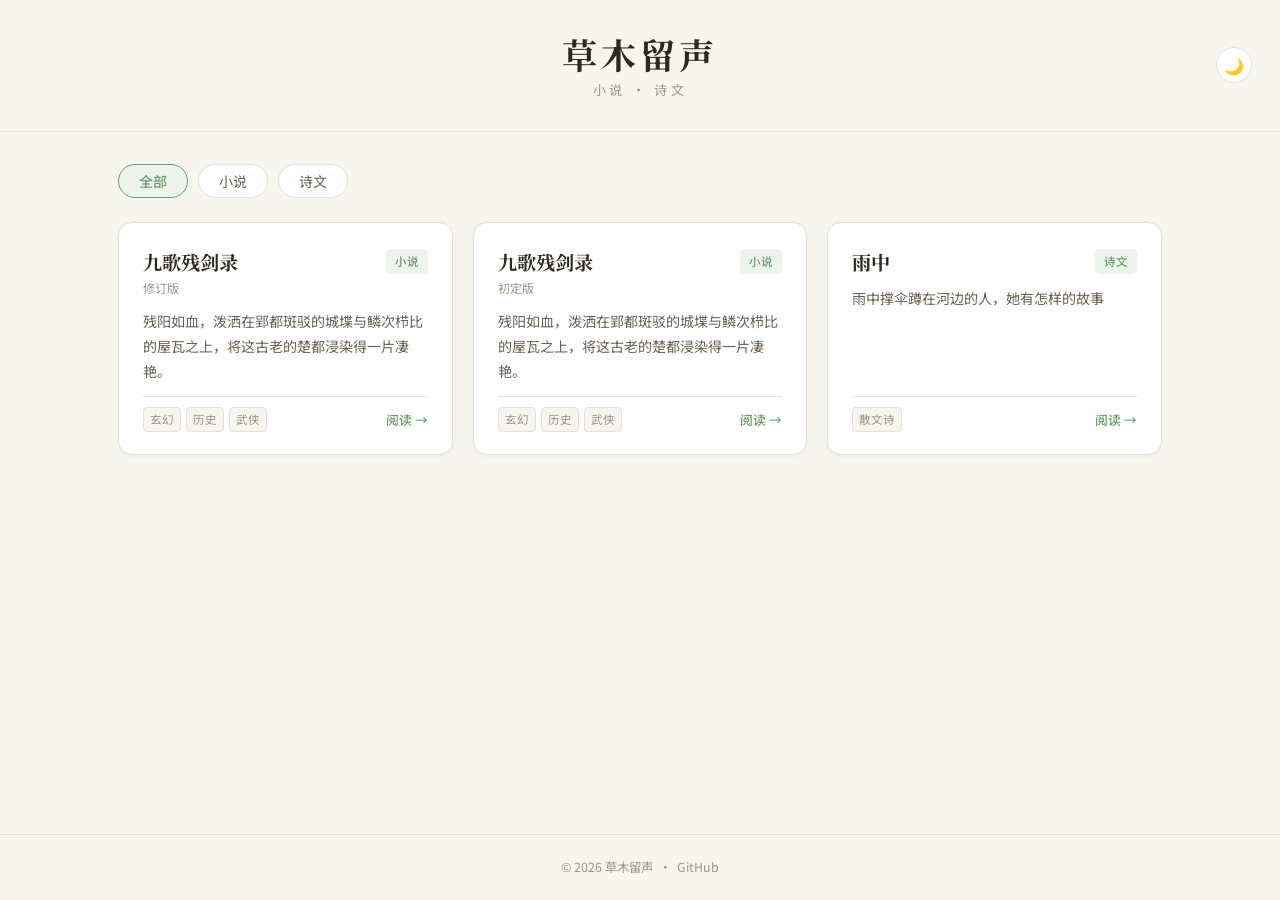
<file: index.html>
<!DOCTYPE html>
<html lang="zh-CN">
<head>
  <meta charset="UTF-8" />
  <meta name="viewport" content="width=device-width, initial-scale=1.0" />
  <title>草木留声</title>
  <meta name="description" content="小说 · 诗文 — 草木留声" />
  <link rel="stylesheet" href="css/style.css" />
  <link rel="preconnect" href="https://fonts.googleapis.com" />
  <link rel="preconnect" href="https://fonts.gstatic.com" crossorigin />
  <link href="https://fonts.googleapis.com/css2?family=Noto+Serif+SC:wght@400;500;700&family=Noto+Sans+SC:wght@300;400;500&display=swap" rel="stylesheet" />
</head>
<body>

  <header class="site-header">
    <div class="container">
      <h1 class="site-title">草木留声</h1>
      <p class="site-subtitle">小说 · 诗文</p>
    </div>
    <button class="theme-toggle" id="themeToggle" aria-label="切换主题">
      <span class="theme-icon theme-icon-moon">🌙</span>
      <span class="theme-icon theme-icon-sun">☀️</span>
    </button>
  </header>

  <main class="site-main">
    <div class="container">

      <!-- 继续阅读 -->
      <div id="continueReading" class="continue-reading" style="display:none">
        <span class="continue-icon">📖</span>
        <div class="continue-text">
          <div class="continue-title" id="continueTitle"></div>
          <div class="continue-hint">继续上次阅读</div>
        </div>
        <span class="continue-arrow">→</span>
      </div>

      <!-- 分类筛选 -->
      <nav class="category-nav" aria-label="分类">
        <button class="cat-btn active" data-cat="all">全部</button>
        <button class="cat-btn" data-cat="novel">小说</button>
        <button class="cat-btn" data-cat="poems">诗文</button>
      </nav>

      <!-- 作品列表 -->
      <div class="works-grid" id="worksGrid" role="list">
        <div class="skeleton-card"></div>
        <div class="skeleton-card"></div>
      </div>

    </div>
  </main>

  <footer class="site-footer">
    <div class="container">
      <p>© 2026 草木留声 &nbsp;·&nbsp; <a href="https://github.com" id="repoLink" target="_blank" rel="noopener" style="color:inherit;text-decoration:none;">GitHub</a></p>
    </div>
  </footer>

  <script src="js/app.js"></script>
</body>
</html>
</file>
<file: css/style.css>
/* =========================================
   草木留声 — 全局样式
   ========================================= */

/* === CSS Variables (Light Mode) === */
:root {
  --bg:            #F7F5F0;
  --bg-card:       #FFFFFF;
  --bg-card-hover: #FDFCF9;
  --text-primary:  #2D2921;
  --text-secondary:#6B6152;
  --text-muted:    #9E9587;
  --accent:        #6A9E6A;
  --accent-hover:  #578957;
  --accent-light:  #EDF4ED;
  --border:        #E6E0D6;
  --shadow-sm:     0 1px 4px rgba(0,0,0,0.05);
  --shadow:        0 4px 14px rgba(0,0,0,0.07);
  --shadow-lg:     0 8px 28px rgba(0,0,0,0.10);
  --radius:        14px;
  --radius-sm:     8px;
  --font-serif:    "Noto Serif SC", "Source Han Serif CN", "STSong", Georgia, serif;
  --font-sans:     "Noto Sans SC", "PingFang SC", "Microsoft YaHei", system-ui, sans-serif;
  --max-width:     1100px;
  --reader-width:  680px;
  --reader-font:   17px;
  --ease:          0.22s cubic-bezier(0.4,0,0.2,1);
  color-scheme: light;
}

/* === Dark Mode === */
[data-theme="dark"] {
  --bg:            #1B1915;
  --bg-card:       #252320;
  --bg-card-hover: #2C2A26;
  --text-primary:  #EAE5DC;
  --text-secondary:#9B9284;
  --text-muted:    #6A6155;
  --accent:        #8DC88D;
  --accent-hover:  #9DD69D;
  --accent-light:  #1D271D;
  --border:        #363026;
  --shadow-sm:     0 1px 4px rgba(0,0,0,0.2);
  --shadow:        0 4px 14px rgba(0,0,0,0.3);
  --shadow-lg:     0 8px 28px rgba(0,0,0,0.38);
  color-scheme: dark;
}

/* === Reset === */
*,*::before,*::after { box-sizing: border-box; margin: 0; padding: 0; }
html { scroll-behavior: smooth; -webkit-text-size-adjust: 100%; }
body {
  font-family: var(--font-sans);
  background: var(--bg);
  color: var(--text-primary);
  line-height: 1.65;
  min-height: 100vh;
  display: flex;
  flex-direction: column;
  transition: background var(--ease), color var(--ease);
  -webkit-font-smoothing: antialiased;
}
img { max-width: 100%; display: block; }
button { font-family: inherit; }
a { color: inherit; }

/* === Container === */
.container {
  max-width: var(--max-width);
  margin: 0 auto;
  padding: 0 28px;
}

/* =========================================
   首页 — 页眉
   ========================================= */
.site-header {
  position: relative;
  border-bottom: 1px solid var(--border);
  padding: 36px 0 30px;
  text-align: center;
  background: var(--bg);
  transition: background var(--ease);
}
.site-title {
  font-family: var(--font-serif);
  font-size: clamp(1.6rem, 4vw, 2.2rem);
  font-weight: 700;
  letter-spacing: 0.12em;
  color: var(--text-primary);
  line-height: 1;
}
.site-subtitle {
  font-size: 0.82rem;
  color: var(--text-muted);
  margin-top: 8px;
  letter-spacing: 0.25em;
}

/* 主题切换按钮 */
.theme-toggle {
  position: absolute;
  top: 50%;
  right: 28px;
  transform: translateY(-50%);
  width: 36px;
  height: 36px;
  border-radius: 50%;
  border: 1px solid var(--border);
  background: var(--bg-card);
  cursor: pointer;
  display: flex;
  align-items: center;
  justify-content: center;
  font-size: 1rem;
  transition: all var(--ease);
  line-height: 1;
}
.theme-toggle:hover {
  border-color: var(--accent);
  background: var(--accent-light);
}
.theme-icon { display: none; }
.theme-icon-moon { display: block; }
[data-theme="dark"] .theme-icon-moon { display: none; }
[data-theme="dark"] .theme-icon-sun  { display: block; }

/* =========================================
   首页 — 继续阅读横幅
   ========================================= */
.continue-reading {
  display: flex;
  align-items: center;
  gap: 14px;
  background: var(--accent-light);
  border: 1px solid var(--accent);
  border-radius: var(--radius-sm);
  padding: 14px 20px;
  margin-top: 32px;
  margin-bottom: -8px;
  cursor: pointer;
  text-decoration: none;
  color: inherit;
  transition: opacity var(--ease), box-shadow var(--ease);
  box-shadow: var(--shadow-sm);
}
.continue-reading:hover { opacity: 0.88; box-shadow: var(--shadow); }
.continue-icon { font-size: 1.3rem; flex-shrink: 0; }
.continue-text { flex: 1; min-width: 0; }
.continue-title {
  font-size: 0.9rem;
  font-weight: 500;
  color: var(--text-primary);
  white-space: nowrap;
  overflow: hidden;
  text-overflow: ellipsis;
}
.continue-hint { font-size: 0.78rem; color: var(--text-secondary); margin-top: 2px; }
.continue-arrow { color: var(--accent); font-size: 1.1rem; flex-shrink: 0; }

/* =========================================
   首页 — 分类导航
   ========================================= */
.category-nav {
  display: flex;
  gap: 10px;
  margin: 32px 0 24px;
  flex-wrap: wrap;
}
.cat-btn {
  padding: 6px 20px;
  border-radius: 20px;
  border: 1px solid var(--border);
  background: var(--bg-card);
  color: var(--text-secondary);
  font-size: 0.875rem;
  cursor: pointer;
  transition: all var(--ease);
  font-family: var(--font-sans);
}
.cat-btn:hover { border-color: var(--accent); color: var(--accent); background: var(--accent-light); }
.cat-btn.active {
  background: var(--accent-light);
  border-color: var(--accent);
  color: var(--accent);
  font-weight: 500;
}

/* =========================================
   首页 — 作品卡片网格
   ========================================= */
.works-grid {
  display: grid;
  grid-template-columns: repeat(auto-fill, minmax(300px, 1fr));
  gap: 20px;
  padding-bottom: 72px;
}

/* 骨架屏 */
.skeleton-card {
  height: 220px;
  border-radius: var(--radius);
  background: linear-gradient(90deg, var(--bg-card) 25%, var(--border) 50%, var(--bg-card) 75%);
  background-size: 200% 100%;
  animation: skeleton-shimmer 1.4s infinite;
}
@keyframes skeleton-shimmer {
  0%   { background-position: 200% 0; }
  100% { background-position: -200% 0; }
}

/* 作品卡片 */
.work-card {
  background: var(--bg-card);
  border: 1px solid var(--border);
  border-radius: var(--radius);
  padding: 26px 24px 22px;
  cursor: pointer;
  transition: transform var(--ease), box-shadow var(--ease), border-color var(--ease);
  box-shadow: var(--shadow-sm);
  display: flex;
  flex-direction: column;
  gap: 11px;
  text-decoration: none;
  color: inherit;
}
.work-card:hover {
  transform: translateY(-3px);
  box-shadow: var(--shadow-lg);
  border-color: var(--accent);
}
.work-card-top {
  display: flex;
  align-items: flex-start;
  justify-content: space-between;
  gap: 10px;
}
.work-title {
  font-family: var(--font-serif);
  font-size: 1.2rem;
  font-weight: 700;
  line-height: 1.35;
  color: var(--text-primary);
}
.work-subtitle {
  font-size: 0.76rem;
  color: var(--text-muted);
  margin-top: 3px;
  font-family: var(--font-sans);
}
.work-badge {
  font-size: 0.72rem;
  padding: 3px 9px;
  border-radius: 5px;
  background: var(--accent-light);
  color: var(--accent);
  font-weight: 500;
  white-space: nowrap;
  flex-shrink: 0;
}
.work-excerpt {
  font-size: 0.88rem;
  color: var(--text-secondary);
  line-height: 1.8;
  display: -webkit-box;
  -webkit-line-clamp: 3;
  -webkit-box-orient: vertical;
  overflow: hidden;
  flex: 1;
}
.work-meta {
  display: flex;
  align-items: center;
  justify-content: space-between;
  padding-top: 10px;
  border-top: 1px solid var(--border);
  margin-top: auto;
  font-size: 0.77rem;
  color: var(--text-muted);
  gap: 8px;
}
.work-tags {
  display: flex;
  gap: 5px;
  flex-wrap: wrap;
}
.work-tag {
  padding: 2px 6px;
  background: var(--bg);
  border-radius: 4px;
  font-size: 0.72rem;
  color: var(--text-muted);
  border: 1px solid var(--border);
}
.read-link {
  color: var(--accent);
  font-weight: 500;
  white-space: nowrap;
  display: flex;
  align-items: center;
  gap: 3px;
  font-size: 0.8rem;
}

/* =========================================
   首页 — 页脚
   ========================================= */
.site-footer {
  margin-top: auto;
  padding: 22px 0;
  text-align: center;
  font-size: 0.78rem;
  color: var(--text-muted);
  border-top: 1px solid var(--border);
}

/* =========================================
   阅读页 — 进度条
   ========================================= */
.reading-progress {
  position: fixed;
  top: 0;
  left: 0;
  height: 3px;
  background: var(--accent);
  width: 0%;
  transition: width 0.12s linear;
  z-index: 1000;
  border-radius: 0 2px 2px 0;
}

/* =========================================
   阅读页 — 顶栏
   ========================================= */
.reader-bar {
  position: sticky;
  top: 0;
  z-index: 100;
  background: color-mix(in srgb, var(--bg) 92%, transparent);
  backdrop-filter: blur(10px);
  -webkit-backdrop-filter: blur(10px);
  border-bottom: 1px solid var(--border);
  padding: 10px 24px;
  display: flex;
  align-items: center;
  gap: 12px;
  transition: background var(--ease);
}
.back-btn {
  display: flex;
  align-items: center;
  gap: 5px;
  color: var(--text-secondary);
  text-decoration: none;
  font-size: 0.875rem;
  transition: color var(--ease);
  flex-shrink: 0;
  padding: 4px 0;
  white-space: nowrap;
}
.back-btn:hover { color: var(--accent); }
.back-arrow { font-size: 1rem; }
.reader-title {
  flex: 1;
  font-family: var(--font-serif);
  font-size: 0.875rem;
  font-weight: 500;
  color: var(--text-secondary);
  text-align: center;
  overflow: hidden;
  text-overflow: ellipsis;
  white-space: nowrap;
}
.reader-controls {
  display: flex;
  align-items: center;
  gap: 6px;
  flex-shrink: 0;
}
.ctrl-btn {
  min-width: 34px;
  height: 34px;
  padding: 0 8px;
  border-radius: var(--radius-sm);
  border: 1px solid var(--border);
  background: var(--bg-card);
  color: var(--text-secondary);
  cursor: pointer;
  display: flex;
  align-items: center;
  justify-content: center;
  font-size: 0.78rem;
  font-weight: 500;
  transition: all var(--ease);
  user-select: none;
  -webkit-user-select: none;
  font-family: var(--font-sans);
}
.ctrl-btn:hover {
  border-color: var(--accent);
  color: var(--accent);
  background: var(--accent-light);
}
/* 在阅读页复用 theme-icon 变量 */
.reader-page .theme-icon { display: none; }
.reader-page .theme-icon-moon { display: block; }
[data-theme="dark"] .reader-page .theme-icon-moon { display: none; }
[data-theme="dark"] .reader-page .theme-icon-sun  { display: block; }

/* =========================================
   阅读页 — 正文区域
   ========================================= */
.reader-page { display: flex; flex-direction: column; min-height: 100vh; }
.reader-main {
  flex: 1;
  padding: 52px 24px 100px;
}
.reader-content {
  max-width: var(--reader-width);
  margin: 0 auto;
  font-family: var(--font-serif);
  font-size: var(--reader-font);
  line-height: 2;
  color: var(--text-primary);
  transition: font-size 0.15s ease;
}

/* --- Markdown 内容排版 --- */
.reader-content h1 {
  font-size: 1.65em;
  font-weight: 700;
  text-align: center;
  letter-spacing: 0.06em;
  line-height: 1.3;
  margin-bottom: 0.6em;
  color: var(--text-primary);
}
.reader-content h2 {
  font-size: 1.2em;
  font-weight: 600;
  margin: 2.4em 0 1em;
  padding-bottom: 0.5em;
  border-bottom: 1px solid var(--border);
  letter-spacing: 0.04em;
}
.reader-content h3 {
  font-size: 1.05em;
  font-weight: 600;
  margin: 1.8em 0 0.8em;
}
.reader-content p {
  margin-bottom: 0;
  text-indent: 2em;
  margin-top: 0.75em;
}
/* 诗歌 / 短行文字 — 不缩进，居中 */
.reader-content.is-poem p {
  text-indent: 0;
  text-align: center;
  line-height: 2.4;
  margin-top: 0.5em;
}
.reader-content blockquote {
  margin: 1.6em 0;
  padding: 0.9em 1.4em;
  border-left: 3px solid var(--accent);
  background: var(--accent-light);
  border-radius: 0 var(--radius-sm) var(--radius-sm) 0;
  color: var(--text-secondary);
}
.reader-content blockquote p { text-indent: 0; margin-top: 0; }
.reader-content hr {
  border: none;
  border-top: 1px solid var(--border);
  margin: 2.8em auto;
  width: 50px;
}
/* 章节分隔符美化 */
.reader-content hr::before {
  content: "✦";
  display: block;
  text-align: center;
  color: var(--text-muted);
  font-size: 0.7rem;
  margin-top: -0.7em;
  background: var(--bg);
  width: fit-content;
  margin-left: auto;
  margin-right: auto;
  padding: 0 8px;
}
.reader-content strong { color: var(--text-primary); font-weight: 600; }
.reader-content em { font-style: italic; color: var(--text-secondary); }
.reader-content a { color: var(--accent); text-decoration: underline; text-underline-offset: 3px; }

/* --- 加载动画 --- */
.reader-loading {
  text-align: center;
  color: var(--text-muted);
  padding: 80px 0;
  font-size: 0.9rem;
}
.loading-dots { font-size: 2rem; margin-bottom: 12px; letter-spacing: 0.3em; }
.loading-dots span { animation: blink 1.4s infinite both; }
.loading-dots span:nth-child(2) { animation-delay: 0.22s; }
.loading-dots span:nth-child(3) { animation-delay: 0.44s; }
@keyframes blink {
  0%,80%,100% { opacity: 0.1; }
  40%          { opacity: 1;   }
}

/* --- 错误提示 --- */
.reader-error {
  text-align: center;
  padding: 60px 20px;
  color: var(--text-muted);
}
.reader-error h2 { font-size: 1.1rem; margin-bottom: 10px; color: var(--text-secondary); }
.reader-error a { color: var(--accent); }

/* =========================================
   响应式布局
   ========================================= */
@media (max-width: 600px) {
  .container { padding: 0 16px; }
  .site-header { padding: 26px 0 22px; }
  .theme-toggle { right: 16px; }
  .site-title { letter-spacing: 0.08em; }

  .continue-reading { padding: 12px 16px; }
  .category-nav { margin: 22px 0 18px; gap: 8px; }
  .cat-btn { padding: 5px 14px; font-size: 0.82rem; }
  .works-grid { grid-template-columns: 1fr; gap: 14px; padding-bottom: 56px; }
  .work-card { padding: 20px 18px; }

  .reader-main { padding: 32px 16px 80px; }
  .reader-bar { padding: 9px 16px; gap: 8px; }
  .back-text { display: none; }
  .reader-content { font-size: calc(var(--reader-font) - 1px); line-height: 1.95; }
  .ctrl-btn { min-width: 30px; height: 30px; font-size: 0.72rem; }
}

@media (min-width: 601px) and (max-width: 960px) {
  .works-grid { grid-template-columns: repeat(2, 1fr); }
}

/* =========================================
   阅读页 — 分享 Toast
   ========================================= */
.share-toast {
  position: fixed;
  bottom: 32px;
  left: 50%;
  transform: translateX(-50%) translateY(16px);
  background: var(--text-primary);
  color: var(--bg);
  font-family: var(--font-sans);
  font-size: 0.82rem;
  padding: 9px 18px;
  border-radius: 20px;
  white-space: nowrap;
  max-width: 90vw;
  overflow: hidden;
  text-overflow: ellipsis;
  pointer-events: none;
  opacity: 0;
  transition: opacity 0.22s ease, transform 0.22s ease;
  z-index: 9999;
  box-shadow: var(--shadow-lg);
}
.share-toast.show {
  opacity: 1;
  transform: translateX(-50%) translateY(0);
}

/* =========================================
   阅读页 — 目录面板
   ========================================= */

/* 遮罩层（移动端） */
.toc-overlay {
  display: none;
  position: fixed;
  inset: 0;
  background: rgba(0,0,0,0.38);
  z-index: 199;
  opacity: 0;
  transition: opacity var(--ease);
}
.toc-overlay.visible {
  display: block;
  opacity: 1;
}

/* 目录面板 */
.toc-panel {
  position: fixed;
  top: 0;
  left: 0;
  height: 100%;
  width: 280px;
  background: var(--bg-card);
  border-right: 1px solid var(--border);
  z-index: 200;
  display: flex;
  flex-direction: column;
  transform: translateX(-100%);
  transition: transform 0.28s cubic-bezier(0.4,0,0.2,1), background var(--ease);
  box-shadow: var(--shadow-lg);
  overflow: hidden;
}
.toc-panel.open {
  transform: translateX(0);
}

/* 目录标题栏 */
.toc-header {
  display: flex;
  align-items: center;
  justify-content: space-between;
  padding: 16px 18px 14px;
  border-bottom: 1px solid var(--border);
  flex-shrink: 0;
}
.toc-heading-label {
  font-family: var(--font-serif);
  font-size: 0.9rem;
  font-weight: 600;
  color: var(--text-secondary);
  letter-spacing: 0.1em;
}
.toc-close {
  width: 28px;
  height: 28px;
  border: none;
  background: none;
  color: var(--text-muted);
  cursor: pointer;
  font-size: 0.8rem;
  border-radius: var(--radius-sm);
  display: flex;
  align-items: center;
  justify-content: center;
  transition: color var(--ease), background var(--ease);
}
.toc-close:hover { color: var(--text-primary); background: var(--border); }

/* 目录列表 */
.toc-nav {
  flex: 1;
  overflow-y: auto;
  padding: 10px 0 24px;
  scrollbar-width: thin;
  scrollbar-color: var(--border) transparent;
}
.toc-nav::-webkit-scrollbar { width: 4px; }
.toc-nav::-webkit-scrollbar-thumb { background: var(--border); border-radius: 2px; }

.toc-item {
  display: block;
  padding: 7px 18px;
  font-family: var(--font-sans);
  font-size: 0.83rem;
  color: var(--text-secondary);
  text-decoration: none;
  line-height: 1.5;
  border-left: 2px solid transparent;
  transition: color var(--ease), border-color var(--ease), background var(--ease);
  cursor: pointer;
  white-space: nowrap;
  overflow: hidden;
  text-overflow: ellipsis;
}
.toc-item:hover {
  color: var(--text-primary);
  background: var(--accent-light);
}
.toc-item.active {
  color: var(--accent);
  border-left-color: var(--accent);
  background: var(--accent-light);
  font-weight: 500;
}
/* 缩进层级 */
.toc-item[data-level="1"] { padding-left: 18px; font-weight: 500; }
.toc-item[data-level="2"] { padding-left: 30px; }
.toc-item[data-level="3"] { padding-left: 42px; font-size: 0.79rem; color: var(--text-muted); }
.toc-item[data-level="4"] { padding-left: 54px; font-size: 0.76rem; color: var(--text-muted); }

/* 目录按钮激活态 */
.ctrl-btn.toc-active {
  border-color: var(--accent);
  color: var(--accent);
  background: var(--accent-light);
}

/* 桌面端 (≥1200px)：目录常驻侧边 */
@media (min-width: 1200px) {
  .toc-overlay { display: none !important; }

  .toc-panel {
    position: fixed;
    top: 0;
    left: 0;
    height: 100%;
    transform: translateX(0);
    border-right: 1px solid var(--border);
    box-shadow: none;
    z-index: 50;
  }
  /* 默认隐藏，通过 JS 切换 open 类实现常驻 */
  .toc-panel:not(.open) {
    transform: translateX(-100%);
  }

  /* 内容区在侧栏展开时右移 */
  #readerMain {
    transition: margin-left 0.28s cubic-bezier(0.4,0,0.2,1);
  }
  .toc-panel.open ~ #readerMain {
    margin-left: 280px;
  }
}

/* =========================================
   无障碍 — 聚焦样式
   ========================================= */
:focus-visible {
  outline: 2px solid var(--accent);
  outline-offset: 3px;
  border-radius: 4px;
}
</file>
